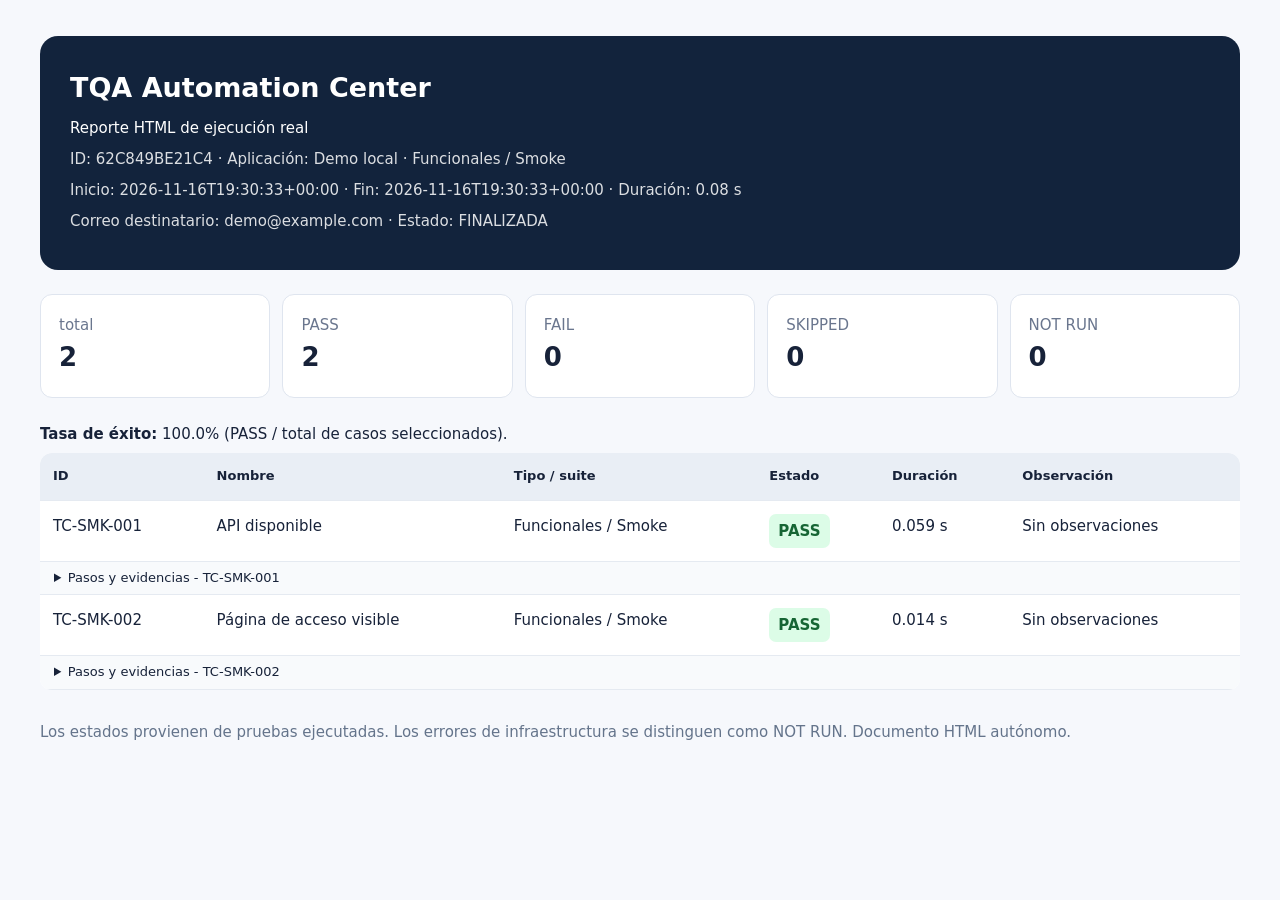
<file: ejemplos/Ejemplo_01_Smoke_PASS.html>
<!DOCTYPE html><html lang="es"><head><meta charset="utf-8"><meta name="viewport" content="width=device-width,initial-scale=1">
<title>Reporte 62C849BE21C4 | TQA Automation Center</title><style>
body{background:#f6f8fc;color:#172239;font:15px/1.6 system-ui,sans-serif;margin:0;padding:36px}
main{max-width:1200px;margin:auto}header{background:#12233c;color:#fff;padding:30px;border-radius:18px}
h1{margin:0;font-size:27px}p{margin:7px 0}.meta{opacity:.85}.cards{display:grid;grid-template-columns:repeat(5,1fr);gap:12px;margin:24px 0}
.metric{background:#fff;border:1px solid #dfe5ef;border-radius:12px;padding:18px}.metric span{display:block;color:#6a768e}
.metric strong{display:block;font-size:26px}table{width:100%;border-collapse:collapse;background:#fff;border-radius:12px;overflow:hidden}
th,td{text-align:left;border-bottom:1px solid #e5eaf1;padding:13px;vertical-align:top}th{background:#e9eef5;font-size:13px}
.status{font-weight:800;padding:5px 9px;border-radius:7px;display:inline-block;background:#e2e8f0;color:#475569;white-space:nowrap}
.status.PASS{background:#dcfce7;color:#166534}.status.FAIL{background:#fee2e2;color:#991b1b}
.status.SKIPPED{background:#fef3c7;color:#92400e}.detail td{background:#f8fafc;padding:6px 14px}
details{font-size:13px}details ol{padding-left:22px}details img{display:block;max-width:660px;width:95%;margin:14px 0;border:1px solid #ddd;border-radius:9px}
footer{color:#64748b;margin:30px 0}@media(max-width:720px){.cards{grid-template-columns:repeat(2,1fr)}body{padding:12px}table{font-size:12px}}
</style></head><body><main><header><h1>TQA Automation Center</h1><p>Reporte HTML de ejecución real</p>
<p class="meta">ID: 62C849BE21C4 · Aplicación: Demo local · Funcionales / Smoke</p>
<p class="meta">Inicio: 2026-11-16T19:30:33+00:00 · Fin: 2026-11-16T19:30:33+00:00 · Duración: 0.08 s</p>
<p class="meta">Correo destinatario: demo@example.com · Estado: FINALIZADA</p></header>
<div class="cards"><div class="metric"><span>total</span><strong>2</strong></div><div class="metric"><span>PASS</span><strong>2</strong></div><div class="metric"><span>FAIL</span><strong>0</strong></div><div class="metric"><span>SKIPPED</span><strong>0</strong></div><div class="metric"><span>NOT RUN</span><strong>0</strong></div></div><p><strong>Tasa de éxito:</strong> 100.0% (PASS / total de casos seleccionados).</p>
<table><thead><tr><th>ID</th><th>Nombre</th><th>Tipo / suite</th><th>Estado</th><th>Duración</th><th>Observación</th></tr></thead><tbody><tr><td>TC-SMK-001</td>
<td>API disponible</td><td>Funcionales / Smoke</td>
<td><span class="status PASS">PASS</span></td>
<td>0.059 s</td><td>Sin observaciones</td></tr>
<tr class="detail"><td colspan="6"><details><summary>Pasos y evidencias - TC-SMK-001</summary>
<ol><li><strong>GET /demo/health</strong><br>Esperado: 200<br>Obtenido: 200</li><li><strong>Verificar JSON</strong><br>Esperado: ok<br>Obtenido: ok</li></ol></details></td></tr><tr><td>TC-SMK-002</td>
<td>Página de acceso visible</td><td>Funcionales / Smoke</td>
<td><span class="status PASS">PASS</span></td>
<td>0.014 s</td><td>Sin observaciones</td></tr>
<tr class="detail"><td colspan="6"><details><summary>Pasos y evidencias - TC-SMK-002</summary>
<ol><li><strong>Abrir /demo/login</strong><br>Esperado: HTTP 200<br>Obtenido: 200</li><li><strong>Validar formulario</strong><br>Esperado: Usuario, contraseña y botón<br>Obtenido: Presentes</li></ol></details></td></tr></tbody></table>
<footer>Los estados provienen de pruebas ejecutadas. Los errores de infraestructura se distinguen como NOT RUN. Documento HTML autónomo.</footer>
</main></body></html>
</file>
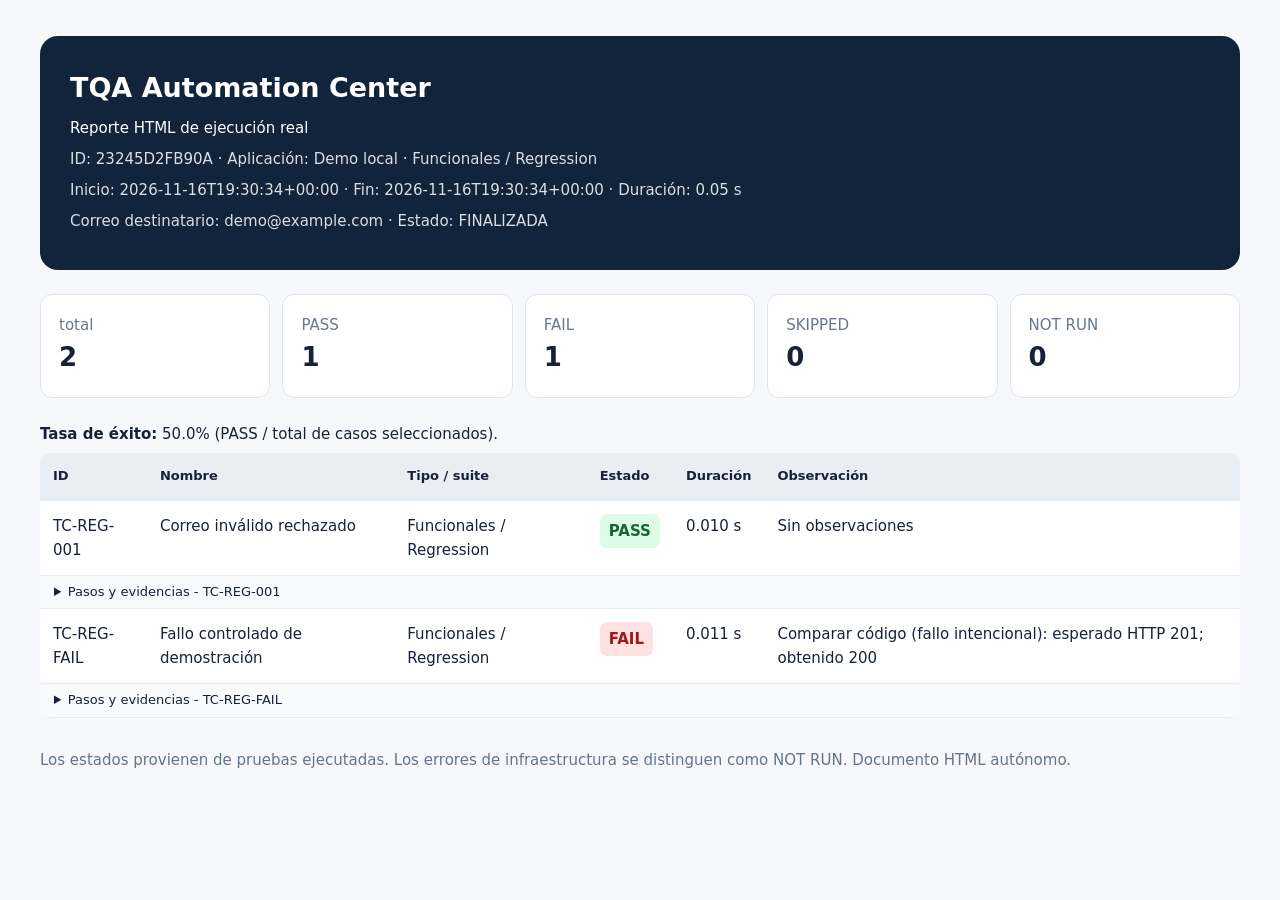
<file: ejemplos/Ejemplo_02_Regression_FAIL.html>
<!DOCTYPE html><html lang="es"><head><meta charset="utf-8"><meta name="viewport" content="width=device-width,initial-scale=1">
<title>Reporte 23245D2FB90A | TQA Automation Center</title><style>
body{background:#f6f8fc;color:#172239;font:15px/1.6 system-ui,sans-serif;margin:0;padding:36px}
main{max-width:1200px;margin:auto}header{background:#12233c;color:#fff;padding:30px;border-radius:18px}
h1{margin:0;font-size:27px}p{margin:7px 0}.meta{opacity:.85}.cards{display:grid;grid-template-columns:repeat(5,1fr);gap:12px;margin:24px 0}
.metric{background:#fff;border:1px solid #dfe5ef;border-radius:12px;padding:18px}.metric span{display:block;color:#6a768e}
.metric strong{display:block;font-size:26px}table{width:100%;border-collapse:collapse;background:#fff;border-radius:12px;overflow:hidden}
th,td{text-align:left;border-bottom:1px solid #e5eaf1;padding:13px;vertical-align:top}th{background:#e9eef5;font-size:13px}
.status{font-weight:800;padding:5px 9px;border-radius:7px;display:inline-block;background:#e2e8f0;color:#475569;white-space:nowrap}
.status.PASS{background:#dcfce7;color:#166534}.status.FAIL{background:#fee2e2;color:#991b1b}
.status.SKIPPED{background:#fef3c7;color:#92400e}.detail td{background:#f8fafc;padding:6px 14px}
details{font-size:13px}details ol{padding-left:22px}details img{display:block;max-width:660px;width:95%;margin:14px 0;border:1px solid #ddd;border-radius:9px}
footer{color:#64748b;margin:30px 0}@media(max-width:720px){.cards{grid-template-columns:repeat(2,1fr)}body{padding:12px}table{font-size:12px}}
</style></head><body><main><header><h1>TQA Automation Center</h1><p>Reporte HTML de ejecución real</p>
<p class="meta">ID: 23245D2FB90A · Aplicación: Demo local · Funcionales / Regression</p>
<p class="meta">Inicio: 2026-11-16T19:30:34+00:00 · Fin: 2026-11-16T19:30:34+00:00 · Duración: 0.05 s</p>
<p class="meta">Correo destinatario: demo@example.com · Estado: FINALIZADA</p></header>
<div class="cards"><div class="metric"><span>total</span><strong>2</strong></div><div class="metric"><span>PASS</span><strong>1</strong></div><div class="metric"><span>FAIL</span><strong>1</strong></div><div class="metric"><span>SKIPPED</span><strong>0</strong></div><div class="metric"><span>NOT RUN</span><strong>0</strong></div></div><p><strong>Tasa de éxito:</strong> 50.0% (PASS / total de casos seleccionados).</p>
<table><thead><tr><th>ID</th><th>Nombre</th><th>Tipo / suite</th><th>Estado</th><th>Duración</th><th>Observación</th></tr></thead><tbody><tr><td>TC-REG-001</td>
<td>Correo inválido rechazado</td><td>Funcionales / Regression</td>
<td><span class="status PASS">PASS</span></td>
<td>0.010 s</td><td>Sin observaciones</td></tr>
<tr class="detail"><td colspan="6"><details><summary>Pasos y evidencias - TC-REG-001</summary>
<ol><li><strong>Enviar email inválido</strong><br>Esperado: HTTP 422<br>Obtenido: 422</li></ol></details></td></tr><tr><td>TC-REG-FAIL</td>
<td>Fallo controlado de demostración</td><td>Funcionales / Regression</td>
<td><span class="status FAIL">FAIL</span></td>
<td>0.011 s</td><td>Comparar código (fallo intencional): esperado HTTP 201; obtenido 200</td></tr>
<tr class="detail"><td colspan="6"><details><summary>Pasos y evidencias - TC-REG-FAIL</summary>
<ol><li><strong>Comparar código (fallo intencional)</strong><br>Esperado: HTTP 201<br>Obtenido: 200</li></ol></details></td></tr></tbody></table>
<footer>Los estados provienen de pruebas ejecutadas. Los errores de infraestructura se distinguen como NOT RUN. Documento HTML autónomo.</footer>
</main></body></html>
</file>
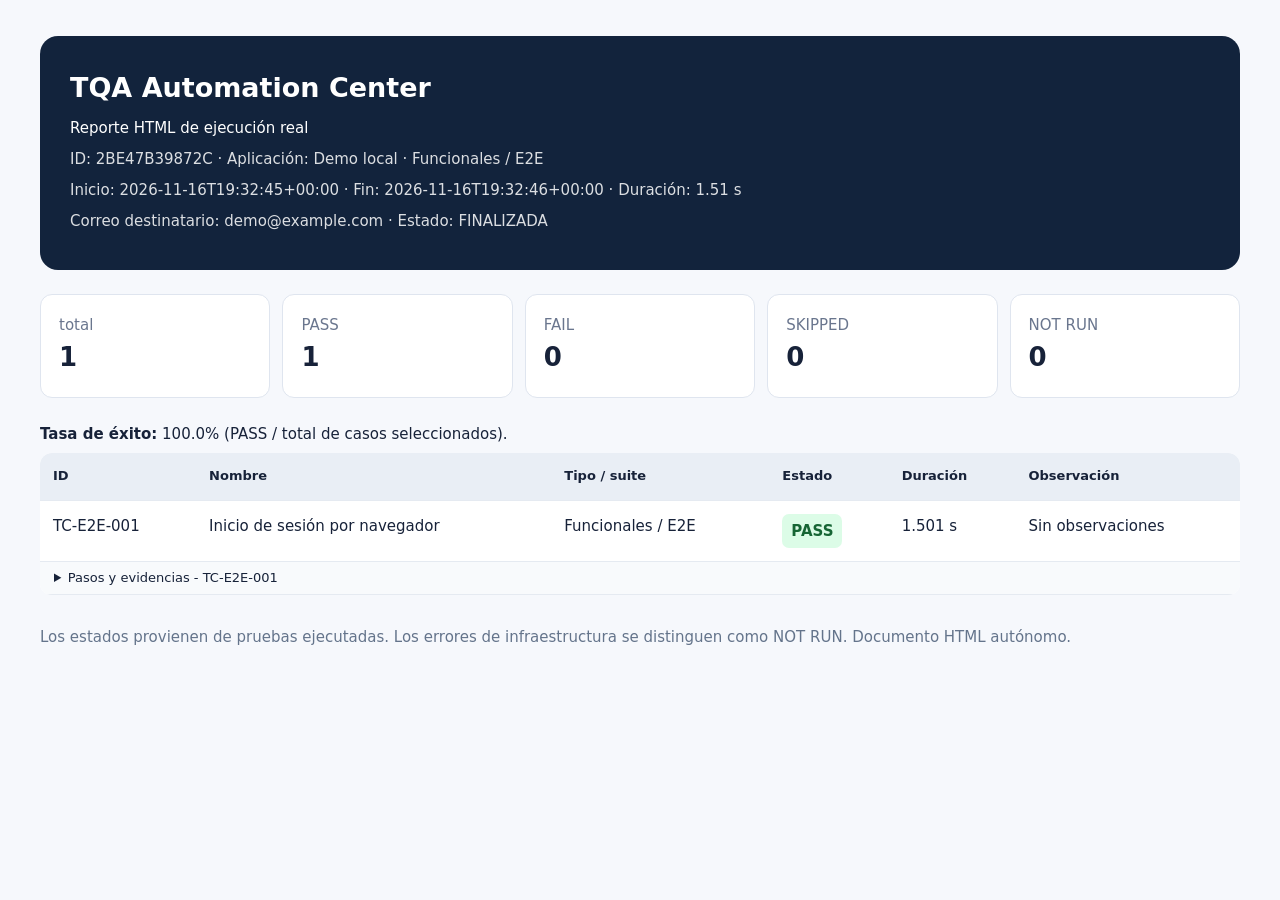
<file: ejemplos/Ejemplo_03_E2E_Con_Capturas.html>
<!DOCTYPE html><html lang="es"><head><meta charset="utf-8"><meta name="viewport" content="width=device-width,initial-scale=1">
<title>Reporte 2BE47B39872C | TQA Automation Center</title><style>
body{background:#f6f8fc;color:#172239;font:15px/1.6 system-ui,sans-serif;margin:0;padding:36px}
main{max-width:1200px;margin:auto}header{background:#12233c;color:#fff;padding:30px;border-radius:18px}
h1{margin:0;font-size:27px}p{margin:7px 0}.meta{opacity:.85}.cards{display:grid;grid-template-columns:repeat(5,1fr);gap:12px;margin:24px 0}
.metric{background:#fff;border:1px solid #dfe5ef;border-radius:12px;padding:18px}.metric span{display:block;color:#6a768e}
.metric strong{display:block;font-size:26px}table{width:100%;border-collapse:collapse;background:#fff;border-radius:12px;overflow:hidden}
th,td{text-align:left;border-bottom:1px solid #e5eaf1;padding:13px;vertical-align:top}th{background:#e9eef5;font-size:13px}
.status{font-weight:800;padding:5px 9px;border-radius:7px;display:inline-block;background:#e2e8f0;color:#475569;white-space:nowrap}
.status.PASS{background:#dcfce7;color:#166534}.status.FAIL{background:#fee2e2;color:#991b1b}
.status.SKIPPED{background:#fef3c7;color:#92400e}.detail td{background:#f8fafc;padding:6px 14px}
details{font-size:13px}details ol{padding-left:22px}details img{display:block;max-width:660px;width:95%;margin:14px 0;border:1px solid #ddd;border-radius:9px}
footer{color:#64748b;margin:30px 0}@media(max-width:720px){.cards{grid-template-columns:repeat(2,1fr)}body{padding:12px}table{font-size:12px}}
</style></head><body><main><header><h1>TQA Automation Center</h1><p>Reporte HTML de ejecución real</p>
<p class="meta">ID: 2BE47B39872C · Aplicación: Demo local · Funcionales / E2E</p>
<p class="meta">Inicio: 2026-11-16T19:32:45+00:00 · Fin: 2026-11-16T19:32:46+00:00 · Duración: 1.51 s</p>
<p class="meta">Correo destinatario: demo@example.com · Estado: FINALIZADA</p></header>
<div class="cards"><div class="metric"><span>total</span><strong>1</strong></div><div class="metric"><span>PASS</span><strong>1</strong></div><div class="metric"><span>FAIL</span><strong>0</strong></div><div class="metric"><span>SKIPPED</span><strong>0</strong></div><div class="metric"><span>NOT RUN</span><strong>0</strong></div></div><p><strong>Tasa de éxito:</strong> 100.0% (PASS / total de casos seleccionados).</p>
<table><thead><tr><th>ID</th><th>Nombre</th><th>Tipo / suite</th><th>Estado</th><th>Duración</th><th>Observación</th></tr></thead><tbody><tr><td>TC-E2E-001</td>
<td>Inicio de sesión por navegador</td><td>Funcionales / E2E</td>
<td><span class="status PASS">PASS</span></td>
<td>1.501 s</td><td>Sin observaciones</td></tr>
<tr class="detail"><td colspan="6"><details><summary>Pasos y evidencias - TC-E2E-001</summary>
<ol><li><strong>Consultar la página real vía HTTP</strong><br>Esperado: HTTP 200<br>Obtenido: 200</li><li><strong>Cargar HTML en Chromium (restricción de navegación local)</strong><br>Esperado: Formulario renderizado<br>Obtenido: Formulario renderizado</li><li><strong>Ingresar credenciales de prueba</strong><br>Esperado: Campos completos<br>Obtenido: Campos completos</li><li><strong>Verificar acceso</strong><br>Esperado: Acceso correcto<br>Obtenido: Acceso correcto</li><img alt="Evidencia TC-E2E-001_01_formulario.png" src="[data-uri]"><img alt="Evidencia TC-E2E-001_02_resultado.png" src="[data-uri]"></ol></details></td></tr></tbody></table>
<footer>Los estados provienen de pruebas ejecutadas. Los errores de infraestructura se distinguen como NOT RUN. Documento HTML autónomo.</footer>
</main></body></html>
</file>
